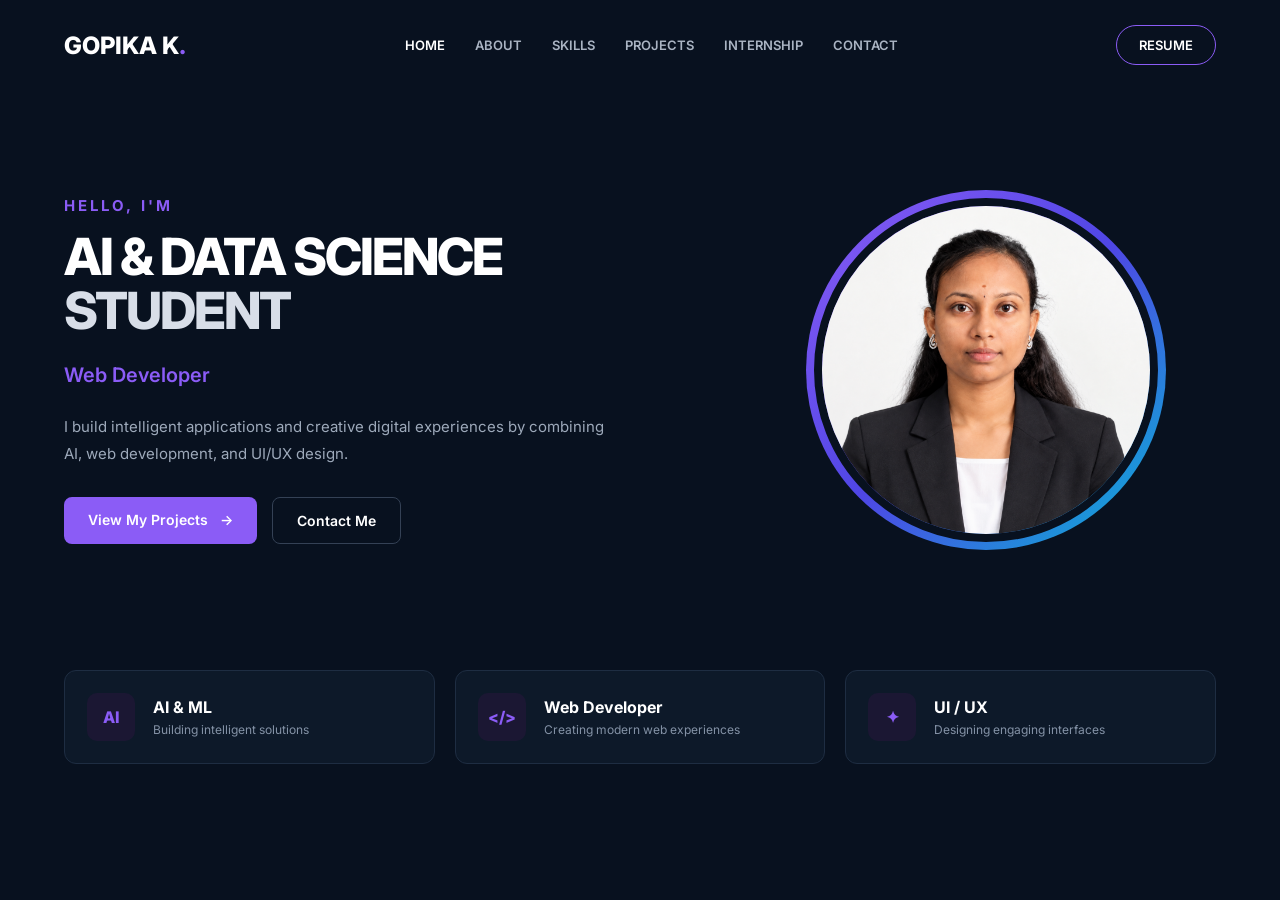
<file: index.html>
<!DOCTYPE html>
<html lang="en">
<head>
    <meta charset="UTF-8">
    <meta name="viewport" content="width=device-width, initial-scale=1.0">

    <title>Gopika K | Portfolio</title>

    <link rel="stylesheet" href="home.css">

    <!-- Google Font -->
    <link rel="preconnect" href="https://fonts.googleapis.com">
    <link rel="preconnect" href="https://fonts.gstatic.com" crossorigin>
    <link href="https://fonts.googleapis.com/css2?family=Inter:wght@400;500;600;700;800&display=swap" rel="stylesheet">
</head>

<body>

    <!-- ================= NAVBAR ================= -->

    <header>
        <nav class="navbar">

            <a href="home.html" class="logo">
                GOPIKA K<span>.</span>
            </a>

            <div class="nav-links">
                <a href="home.html" class="active">HOME</a>
                <a href="about.html">ABOUT</a>
                <a href="skills.html">SKILLS</a>
                <a href="projects.html">PROJECTS</a>
                <a href="internship.html">INTERNSHIP</a>
                <a href="contact.html">CONTACT</a>
            </div>

            <a href="gopi.pdf" class="resume-btn">
                RESUME
            </a>

        </nav>
    </header>


    <!-- ================= HOME / HERO ================= -->

    <main>

        <section class="hero">

            <!-- LEFT CONTENT -->

            <div class="hero-content">

                <p class="hello">
                    HELLO, I'M
                </p>

                <h1>
                    AI & DATA SCIENCE
                    <span>STUDENT</span>
                </h1>

                <!-- Animated Role -->

                <div class="roles">
                    <span id="role">Web Developer</span>
                </div>

                <p class="description">
                    I build intelligent applications and creative digital
                    experiences by combining AI, web development,
                    and UI/UX design.
                </p>


                <!-- Buttons -->

                <div class="hero-buttons">

                    <a href="projects.html" class="primary-btn">
                        View My Projects
                        <span>→</span>
                    </a>

                    <a href="contact.html" class="secondary-btn">
                        Contact Me
                    </a>

                </div>

            </div>


            <!-- ================= RIGHT PROFILE ================= -->

            <div class="hero-image">

                <div class="image-circle">

                    <!-- Replace profile.jpg with your photo -->

                    <img
                        src="gk pic 2.png"
                        alt="Profile Photo"
                    >

                </div>


                <!-- Floating AI Card -->

                <!--<div class="floating-card card-one">

                    <span>AI</span>

                    <p>
                        Machine Learning
                    </p>

                </div>-->


                <!-- Floating Frontend Card -->

                <!--<div class="floating-card card-two">

                    <span>&lt;/&gt;</span>

                    <p>
                        Web 
                    </p>

                </div>-->


                <!-- Floating UI/UX Card -->

                <!--<div class="floating-card card-three">

                    <span>✦</span>

                    <p>
                        UI / UX
                    </p>

                </div>-->

            </div>

        </section>


        <!-- ================= HIGHLIGHTS ================= -->

        <section class="highlights">


            <!-- AI -->

            <div class="highlight-card">

                <div class="icon">
                    AI
                </div>

                <div>
                    <h3>
                        AI & ML
                    </h3>

                    <p>
                        Building intelligent solutions
                    </p>
                </div>

            </div>


            <!-- FRONTEND -->

            <div class="highlight-card">

                <div class="icon">
                    &lt;/&gt;
                </div>

                <div>
                    <h3>
                        Web Developer
                    </h3>

                    <p>
                        Creating modern web experiences
                    </p>
                </div>

            </div>


            <!-- UI UX -->

            <div class="highlight-card">

                <div class="icon">
                    ✦
                </div>

                <div>
                    <h3>
                        UI / UX
                    </h3>

                    <p>
                        Designing engaging interfaces
                    </p>
                </div>

            </div>


        </section>

    </main>


    <!-- JavaScript -->

    <script src="home.js"></script>

</body>
</html>
</file>
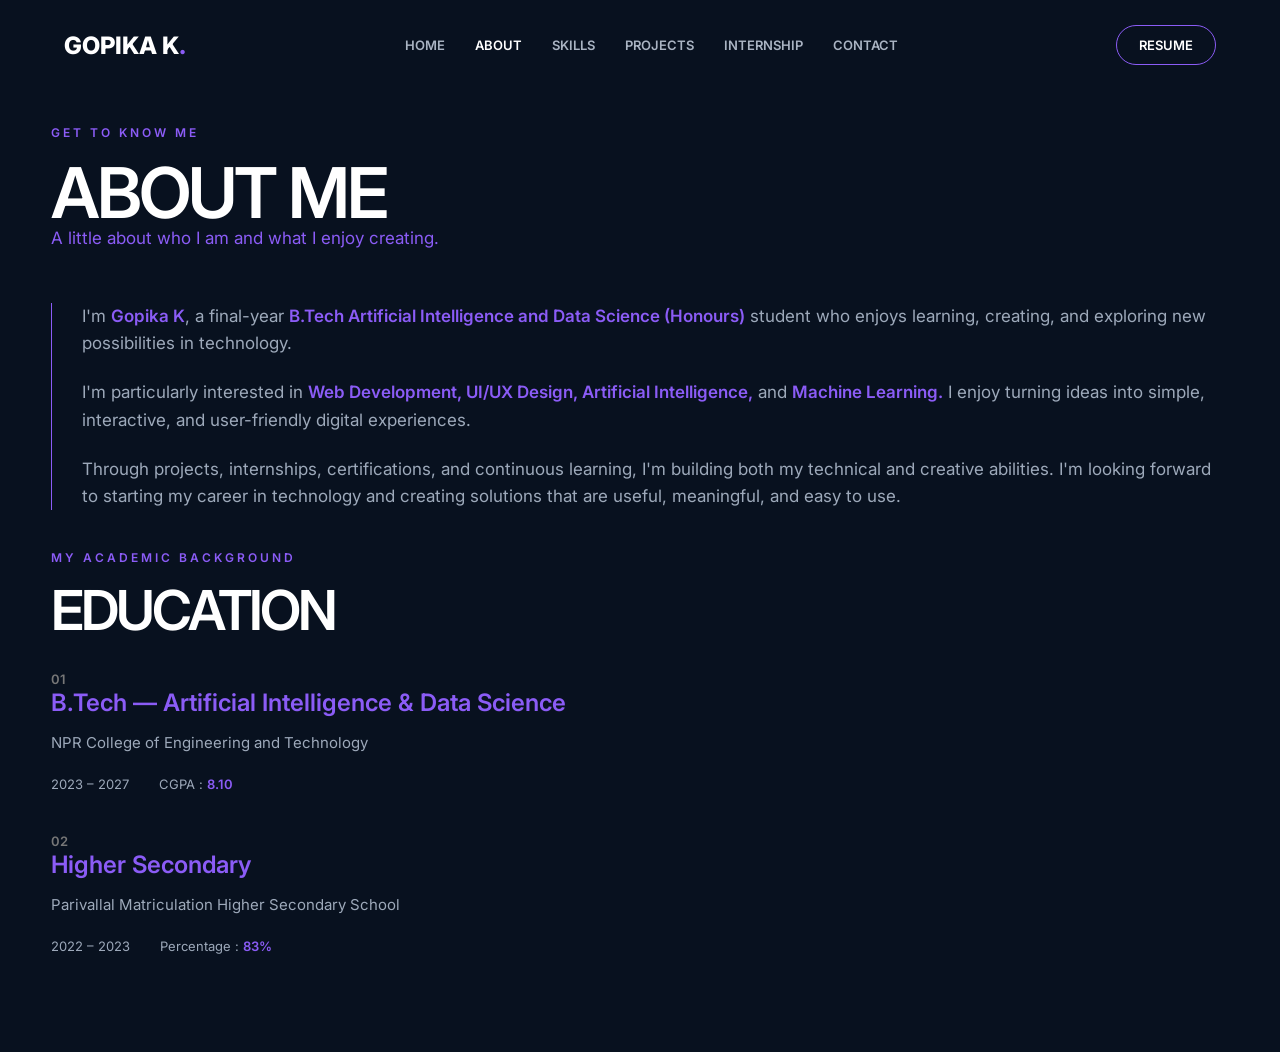
<file: about.html>
<!DOCTYPE html>
<html lang="en">
<head>
    <meta charset="UTF-8">
    <meta name="viewport" content="width=device-width, initial-scale=1.0">

    <title>About | Gopika K</title>

    <link rel="stylesheet" href="about.css">

    <!-- Google Font -->
    <link rel="preconnect" href="https://fonts.googleapis.com">
    <link rel="preconnect" href="https://fonts.gstatic.com" crossorigin>
    <link href="https://fonts.googleapis.com/css2?family=Inter:wght@400;500;600;700&display=swap" rel="stylesheet">
</head>

<body>

    <!-- ================= NAVBAR ================= -->

    <header class="navbar">

        <a href="home.html" class="logo">
            GOPIKA K<span>.</span>
        </a>

        <nav>
            <a href="home.html">HOME</a>
            <a href="about.html" class="active">ABOUT</a>
            <a href="skills.html">SKILLS</a>
            <a href="projects.html">PROJECTS</a>
            <a href="internship.html">INTERNSHIP</a>
            <a href="contact.html">CONTACT</a>
        </nav>

        <a href="gopi.pdf" class="resume-btn">
            RESUME
        </a>

    </header>


    <!-- ================= ABOUT PAGE ================= -->

    <main class="about-page">

        <!-- INTRODUCTION -->

        <section class="about-intro">

            <p class="section-label">
                GET TO KNOW ME
            </p>

            <h1>
                ABOUT ME
            </h1>

            <p class="section-subtitle">
                A little about who I am
                and what I enjoy creating.
            </p>


            <div class="about-description">

                <p>
                    I'm <strong>Gopika K</strong>, a final-year
                    <strong>B.Tech Artificial Intelligence and
                    Data Science (Honours)</strong> student who enjoys learning, creating, and exploring new possibilities in technology.
                </p>

                <p>
                    I'm particularly interested in <strong>Web Development,
                    UI/UX Design, Artificial Intelligence,</strong> and
                    <strong>Machine Learning.</strong> I enjoy turning ideas into simple, interactive, and user-friendly digital experiences.
                </p>

                <p>
                    Through projects, internships, certifications, and continuous learning, I'm building both my technical and creative abilities. I'm looking forward to starting my career in technology and creating solutions that are useful, meaningful, and easy to use.
                </p>

            </div>

        </section>


        <!-- ================= EDUCATION ================= -->

        <section class="education">

            <div class="education-heading">

                <p class="section-label">
                    MY ACADEMIC BACKGROUND
                </p>

                <h2>
                    EDUCATION
                </h2>

            </div>


            <!-- EDUCATION 01 -->

            <div class="education-item">

                <div class="education-number">
                    01
                </div>

                <div class="education-content">

                    <h3>
                        B.Tech — Artificial Intelligence
                        &amp; Data Science
                    </h3>

                    <p class="institution">
                        NPR College of Engineering
                        and Technology
                    </p>

                    <div class="education-details">

                        <span>
                            2023 – 2027
                        </span>

                        <span>
                            CGPA : <strong>8.10</strong>
                        </span>

                    </div>

                </div>

            </div>


            <!-- EDUCATION 02 -->

            <div class="education-item">

                <div class="education-number">
                    02
                </div>

                <div class="education-content">

                    <h3>
                        Higher Secondary
                    </h3>

                    <p class="institution">
                        Parivallal Matriculation
                        Higher Secondary School
                    </p>

                    <div class="education-details">

                        <span>
                            2022 – 2023
                        </span>

                        <span>
                            Percentage : <strong>83%</strong>
                        </span>

                    </div>

                </div>

            </div>

        </section>

    </main>

</body>
</html>
</file>
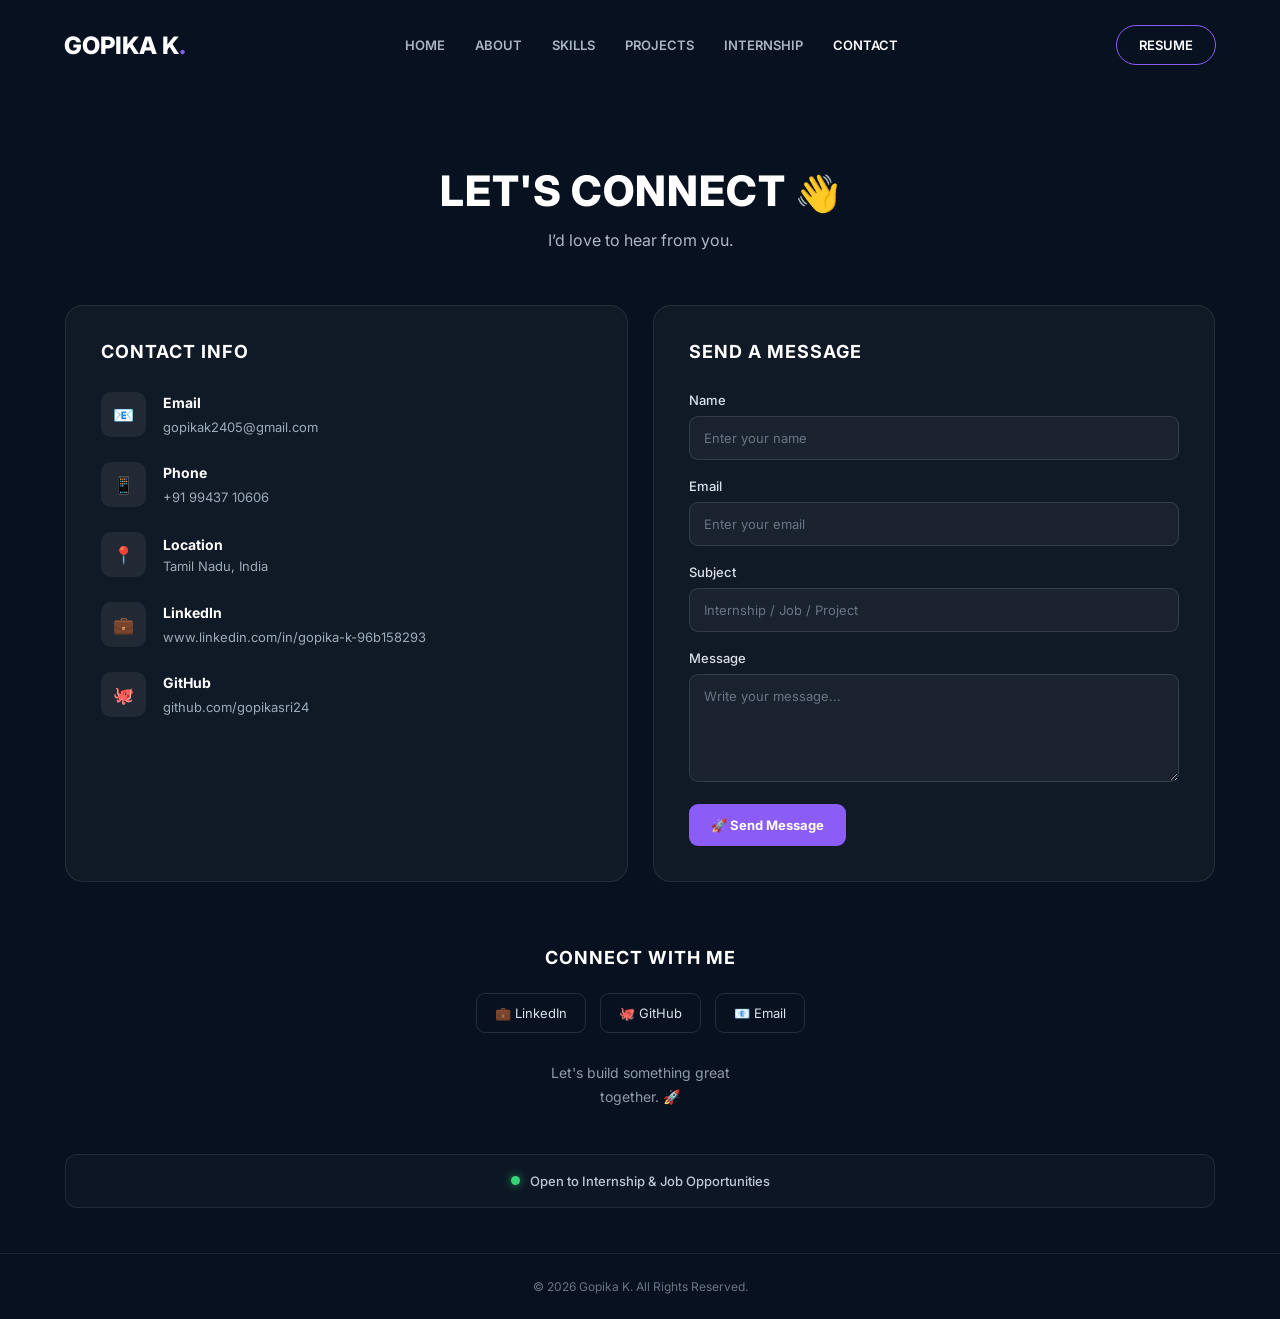
<file: contact.html>
<!DOCTYPE html>
<html lang="en">
<head>
    <meta charset="UTF-8">
    <meta name="viewport" content="width=device-width, initial-scale=1.0">

    <title>Gopika K | Contact</title>

    <link rel="stylesheet" href="contact.css">

    <!-- Google Font -->
    <link rel="preconnect" href="https://fonts.googleapis.com">
    <link rel="preconnect" href="https://fonts.gstatic.com" crossorigin>

    <link
        href="https://fonts.googleapis.com/css2?family=Inter:wght@400;500;600;700;800&display=swap"
        rel="stylesheet"
    >
</head>

<body>


    <!-- ================= NAVBAR ================= -->

    <header>

        <nav class="navbar">

            <!-- Logo -->

            <a href="home.html" class="logo">
                GOPIKA K<span>.</span>
            </a>


            <!-- Navigation Links -->

            <div class="nav-links">

                <a href="home.html">HOME</a>
                <a href="about.html">ABOUT</a>
                <a href="skills.html">SKILLS</a>
                <a href="projects.html">PROJECTS</a>
                <a href="internship.html">INTERNSHIP</a>
                <a href="contact.html" class="active">CONTACT</a>

            </div>


            <!-- Resume -->

            <a href="gopi.pdf" class="resume-btn">
                RESUME
            </a>

        </nav>

    </header>



    <!-- ================= CONTACT PAGE ================= -->

    <main class="contact-page">
    <!-- ================= HERO SECTION ================= -->

        <section class="contact-hero">

            <h1>
                LET'S CONNECT <span>👋</span>
            </h1>

            <p>
                I’d love to hear from you.
            </p>

        </section>



        <!-- ================= CONTACT CONTAINER ================= -->

        <section class="contact-container">


            <!-- ================= CONTACT INFO ================= -->

            <div class="contact-info">

                <h2>CONTACT INFO</h2>


                <!-- EMAIL -->

                <div class="info-item">

                    <div class="info-icon">
                        📧
                    </div>

                    <div>

                        <h3>Email</h3>

                        <a href="mailto:gopikak2405@gmail.com">
                            gopikak2405@gmail.com
                        </a>

                    </div>

                </div>

                <!-- PHONE -->

                <div class="info-item">

                    <div class="info-icon">
                        📱
                    </div>

                    <div>

                        <h3>Phone</h3>

                        <a href="tel:+919943710606">
                            +91 99437 10606
                        </a>

                    </div>

                </div>

                <!-- LOCATION -->

                <div class="info-item">

                    <div class="info-icon">
                        📍
                    </div>

                    <div>

                        <h3>Location</h3>
                        <p>
                            Tamil Nadu, India
                        </p>

                    </div>

                </div>

                <!-- LINKEDIN -->

                <div class="info-item">

                    <div class="info-icon">
                        💼
                    </div>

                    <div>

                        <h3>LinkedIn</h3>

                        <a
                            href="https://www.linkedin.com/in/gopika-k-96b158293"
                            target="_blank"
                            rel="noopener noreferrer"
                        >
                            www.linkedin.com/in/gopika-k-96b158293
                        </a>

                    </div>

                </div>

                <!-- GITHUB -->

                <div class="info-item">

                    <div class="info-icon">
                        🐙
                    </div>

                    <div>

                        <h3>GitHub</h3>

                        <a
                            href="https://github.com/gopikasri24"
                            target="_blank"
                            rel="noopener noreferrer"
                        >
                           github.com/gopikasri24
                        </a>

                    </div>

                </div>

            </div>

            <!-- ================= SEND MESSAGE ================= -->

            <div class="contact-form">

                <h2>SEND A MESSAGE</h2>
                <!--
                    FormSubmit sends the submitted form
                    directly to your email.
                -->

                <form
                    action="https://formsubmit.co/gopikak2405@gmail.com"
                    method="POST"
                >
                    <!-- FormSubmit Settings -->

                    <input
                        type="hidden"
                        name="_subject"
                        value="New Contact Message - Gopika Portfolio"
                    >

                    <input
                        type="hidden"
                        name="_template"
                        value="table"
                    >
                    <!-- NAME -->

                    <div class="form-group">

                        <label for="name">
                            Name
                        </label>

                        <input
                            type="text"
                            id="name"
                            name="name"
                            placeholder="Enter your name"
                            autocomplete="name"
                            required
                        >

                    </div>

                    <!-- EMAIL -->

                    <div class="form-group">

                        <label for="email">
                            Email
                        </label>

                        <input
                            type="email"
                            id="email"
                            name="email"
                            placeholder="Enter your email"
                            autocomplete="email"
                            required
                        >

                    </div>

                    <!-- SUBJECT -->

                    <div class="form-group">

                        <label for="subject">
                            Subject
                        </label>

                        <input
                            type="text"
                            id="subject"
                            name="subject"
                            placeholder="Internship / Job / Project"
                            required
                        >

                    </div>

                    <!-- MESSAGE -->

                    <div class="form-group">

                        <label for="message">
                            Message
                        </label>

                        <textarea
                            id="message"
                            name="message"
                            rows="5"
                            placeholder="Write your message..."
                            required
                        ></textarea>

                    </div>

                    <!-- SEND BUTTON -->

                    <button
                        type="submit"
                        class="send-btn"
                    >
                        🚀 Send Message
                    </button>
                </form>
            </div>
        </section>

        <!-- ================= CONNECT WITH ME ================= -->

        <section class="connect-section">

            <h2>CONNECT WITH ME</h2>
            <div class="social-links">

                <!-- LINKEDIN -->
                <a
                    href="https://www.linkedin.com/in/gopika-k-96b158293"
                    target="_blank"
                    rel="noopener noreferrer"
                    class="social-btn"
                >
                    💼 LinkedIn
                </a>
                <!-- GITHUB -->
                <a
                    href="https://github.com/gopikasri24"
                    target="_blank"
                    rel="noopener noreferrer"
                    class="social-btn"
                >
                    🐙 GitHub
                </a>
                <!-- EMAIL -->
                <a
                    href="mailto:gopikak2405@gmail.com"
                    class="social-btn"
                >
                    📧 Email
                </a>
            </div>
            <!-- Closing Message -->

            <p class="closing-text">
                Let's build something great<br>
                together. 🚀
            </p>

        </section>
        <!-- ================= AVAILABILITY ================= -->

        <section class="availability">

            <span class="status-dot"></span>

            <p>
                Open to Internship &amp; Job Opportunities
            </p>

        </section>

    </main>
    <!-- ================= FOOTER ================= -->

    <footer>

        <p>
            © 2026 Gopika K. All Rights Reserved.
        </p>

    </footer>
</body>
</html>
</file>
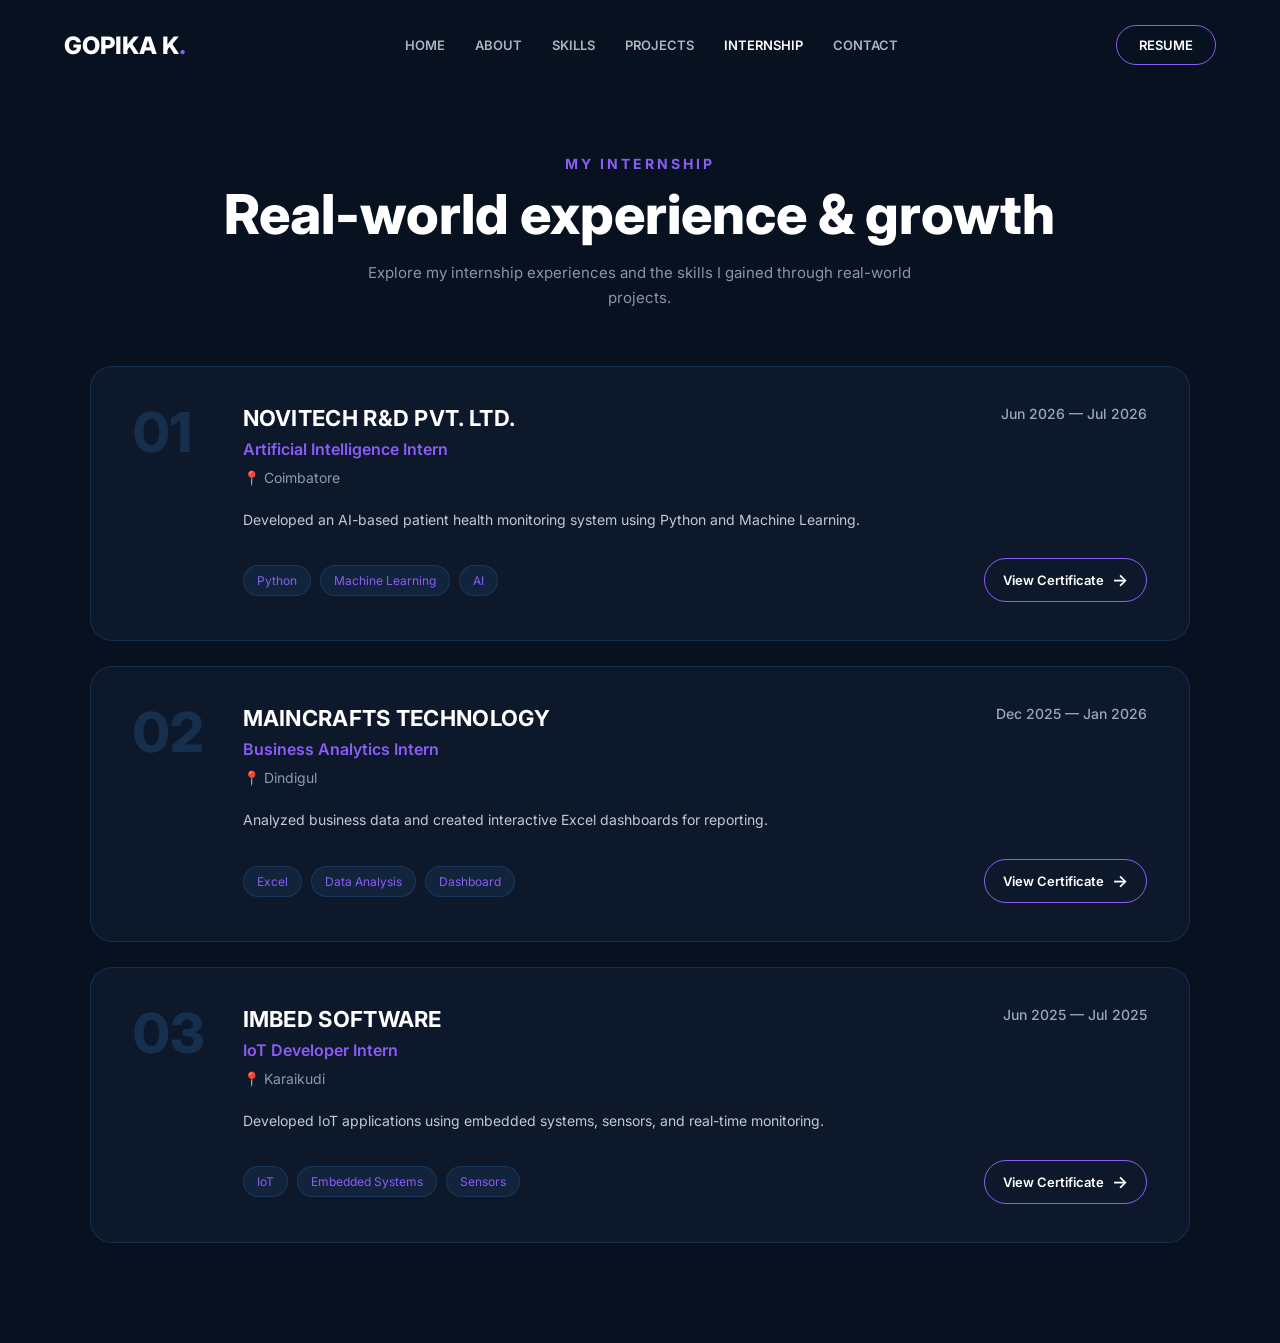
<file: internship.html>
<!DOCTYPE html>
<html lang="en">
<head>
    <meta charset="UTF-8">
    <meta name="viewport" content="width=device-width, initial-scale=1.0">

    <title>Gopika K | Portfolio</title>

    <link rel="stylesheet" href="internship.css">

    <!-- Google Font -->
    <link rel="preconnect" href="https://fonts.googleapis.com">
    <link rel="preconnect" href="https://fonts.gstatic.com" crossorigin>
    <link href="https://fonts.googleapis.com/css2?family=Inter:wght@400;500;600;700;800&display=swap" rel="stylesheet">
</head>

<body>

    <!-- ================= NAVBAR ================= -->

    <header>
        <nav class="navbar">

            <a href="home.html" class="logo">
                GOPIKA K<span>.</span>
            </a>

            <div class="nav-links">
                <a href="home.html">HOME</a>
                <a href="about.html">ABOUT</a>
                <a href="skills.html">SKILLS</a>
                <a href="projects.html">PROJECTS</a>
                <a href="internship.html" class="active">INTERNSHIP</a>
                <a href="contact.html">CONTACT</a>
            </div>

            <a href="gopi.pdf" class="resume-btn">
                RESUME
            </a>

        </nav>
    </header>
    <!-- Internship Section -->
    <main class="internship-section">

        <div class="section-heading">
            <p class="small-title">MY INTERNSHIP</p>

            <h1>
                Real-world experience & growth
            </h1>

            <p class="intro">
                Explore my internship experiences and the skills I gained
                through real-world projects.
            </p>
        </div>


        <!-- Internship 01 -->
        <div class="internship-card">

            <div class="number">01</div>

            <div class="internship-content">

                <div class="top-row">
                    <div>
                        <h2>NOVITECH R&D PVT. LTD.</h2>
                        <p class="role">Artificial Intelligence Intern</p>
                    </div>

                    <div class="date">
                        Jun 2026 — Jul 2026
                    </div>
                    
                </div>

                <p class="location">📍 Coimbatore</p>

                <p class="description">
                    Developed an AI-based patient health monitoring system
                    using Python and Machine Learning.
                </p>

                <div class="bottom-row">

                    <div class="tags">
                        <span>Python</span>
                        <span>Machine Learning</span>
                        <span>AI</span>
                    </div>

                    <a href="novitech.jpeg" class="certificate-btn">
                        View Certificate <span>→</span>
                    </a>

                </div>

            </div>

        </div>


        <!-- Internship 02 -->
        <div class="internship-card">

            <div class="number">02</div>

            <div class="internship-content">

                <div class="top-row">
                    <div>
                        <h2>MAINCRAFTS TECHNOLOGY</h2>
                        <p class="role">Business Analytics Intern</p>
                    </div>

                    <div class="date">
                        Dec 2025 — Jan 2026
                    </div>
                </div>

                <p class="location">📍 Dindigul</p>

                <p class="description">
                    Analyzed business data and created interactive Excel
                    dashboards for reporting.
                </p>

                <div class="bottom-row">

                    <div class="tags">
                        <span>Excel</span>
                        <span>Data Analysis</span>
                        <span>Dashboard</span>
                    </div>

                    <a href="maincrafts.jpeg" class="certificate-btn">
                        View Certificate <span>→</span>
                    </a>

                </div>

            </div>

        </div>


        <!-- Internship 03 -->
        <div class="internship-card">

            <div class="number">03</div>

            <div class="internship-content">

                <div class="top-row">
                    <div>
                        <h2>IMBED SOFTWARE</h2>
                        <p class="role">IoT Developer Intern</p>
                    </div>

                    <div class="date">
                        Jun 2025 — Jul 2025
                    </div>
                </div>

                <p class="location">📍 Karaikudi</p>

                <p class="description">
                    Developed IoT applications using embedded systems,
                    sensors, and real-time monitoring.
                </p>

                <div class="bottom-row">

                    <div class="tags">
                        <span>IoT</span>
                        <span>Embedded Systems</span>
                        <span>Sensors</span>
                    </div>

                    <a href="imbed software.jpeg" class="certificate-btn">
                        View Certificate <span>→</span>
                    </a>

                </div>

            </div>

        </div>

    </main>

</body>
</html>
</file>
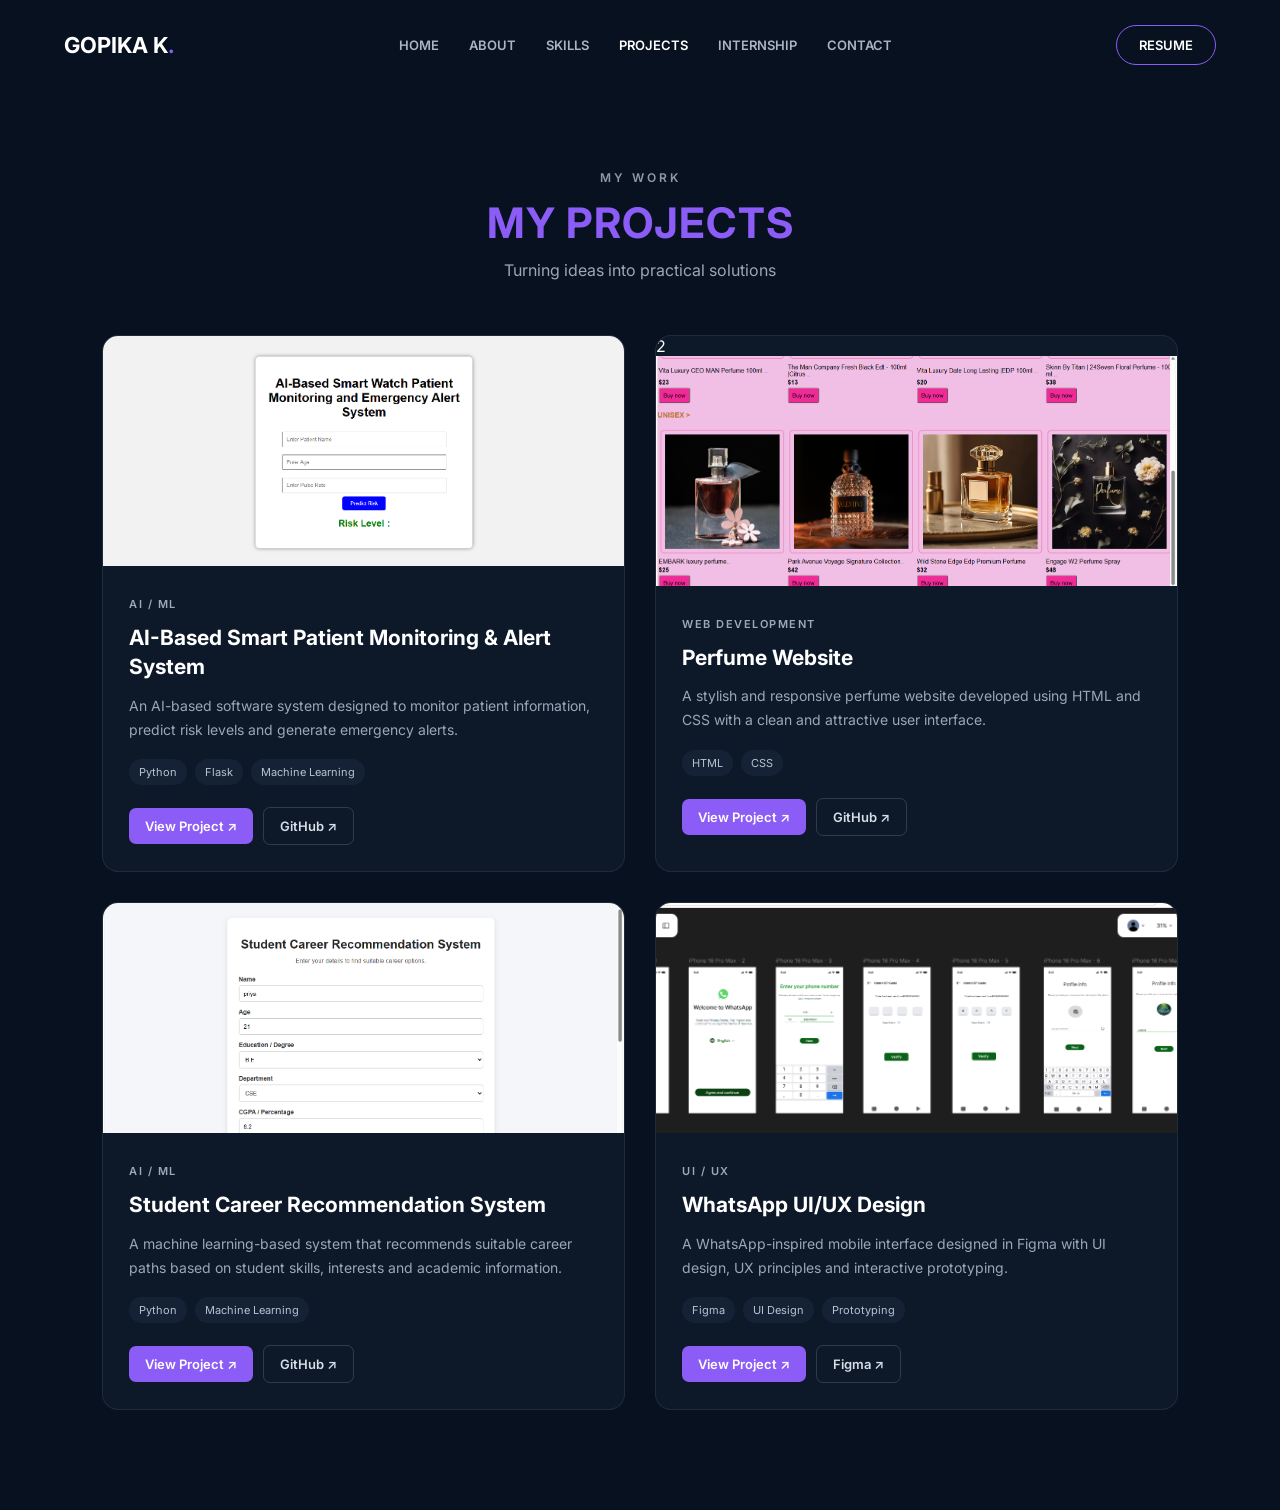
<file: projects.html>
<!DOCTYPE html>
<html lang="en">
<head>
    <meta charset="UTF-8">
    <meta name="viewport" content="width=device-width, initial-scale=1.0">

    <title>Gopika K | Portfolio</title>

    <link rel="stylesheet" href="projects.css">

    <!-- Google Font -->
    <link rel="preconnect" href="https://fonts.googleapis.com">
    <link rel="preconnect" href="https://fonts.gstatic.com" crossorigin>
    <link href="https://fonts.googleapis.com/css2?family=Inter:wght@400;500;600;700;800&display=swap" rel="stylesheet">
</head>

<body>

    <!-- ================= NAVBAR ================= -->

    <header>
        <nav class="navbar">

            <a href="home.html" class="logo">
                GOPIKA K<span>.</span>
            </a>

            <div class="nav-links">
                <a href="home.html">HOME</a>
                <a href="about.html">ABOUT</a>
                <a href="skills.html">SKILLS</a>
                <a href="projects.html" class="active">PROJECTS</a>
                <a href="internship.html">INTERNSHIP</a>
                <a href="contact.html">CONTACT</a>
            </div>

            <a href="gopi.pdf" class="resume-btn">
                RESUME
            </a>

        </nav>
    </header>
     
      <!-- =========================
         PROJECT SECTION
      ========================== -->

    <main class="projects-section">

        <div class="section-heading">

            <p class="small-title">MY WORK</p>

            <h1>MY PROJECTS</h1>

            <p class="subtitle">
                Turning ideas into practical solutions
            </p>

        </div>


        <!-- =========================
             PROJECT GRID
        ========================== -->

        <div class="project-grid">


            <!-- PROJECT 01 -->

            <div class="project-card">

                <div class="project-image">

                    <img src="AI based smart.png"
                         alt="AI-Based Smart Patient Monitoring and Alert System">

                </div>


                <div class="project-content">

                    <span class="category">
                        AI / ML
                    </span>

                    <h2>
                        AI-Based Smart Patient
                        Monitoring & Alert System
                    </h2>

                    <p>
                        An AI-based software system designed to monitor
                        patient information, predict risk levels and
                        generate emergency alerts.
                    </p>


                    <div class="technologies">

                        <span>Python</span>
                        <span>Flask</span>
                        <span>Machine Learning</span>

                    </div>


                    <div class="project-buttons">

                        <!-- LIVE PROJECT -->

                        <a href="http://127.0.0.1:5000/"
                           target="_blank"
                           rel="noopener noreferrer"
                           class="view-btn">

                            View Project ↗

                        </a>


                        <!-- GITHUB -->

                        <a href="https://github.com/gopikasri24/AI-Based-Smart-Patient-Monitoring-Emergency-Alert-System"
                           target="_blank"
                           rel="noopener noreferrer"
                           class="github-btn">

                            GitHub ↗

                        </a>

                    </div>

                </div>

            </div>



            <!-- PROJECT 02 -->

            <div class="project-card">2

                <div class="project-image">

                    <img src="perfume.png"
                         alt="Perfume Website">

                </div>


                <div class="project-content">

                    <span class="category">
                        WEB DEVELOPMENT
                    </span>

                    <h2>
                        Perfume Website
                    </h2>

                    <p>
                        A stylish and responsive perfume website
                        developed using HTML and CSS with a clean
                        and attractive user interface.
                    </p>


                    <div class="technologies">

                        <span>HTML</span>
                        <span>CSS</span>

                    </div>


                    <div class="project-buttons">

                        <!-- LIVE WEBSITE -->

                        <a href="YOUR_PERFUME_LIVE_URL"
                           target="_blank"
                           rel="noopener noreferrer"
                           class="view-btn">

                            View Project ↗

                        </a>


                        <!-- GITHUB -->

                        <a href="https://github.com/gopikasri24/Perfume-E-Commerce-Website"
                           target="_blank"
                           rel="noopener noreferrer"
                           class="github-btn">

                            GitHub ↗

                        </a>

                    </div>

                </div>

            </div>



            <!-- PROJECT 03 -->

            <div class="project-card">

                <div class="project-image">

                    <img src="career RS.png"
                         alt="Student Career Recommendation System">

                </div>


                <div class="project-content">

                    <span class="category">
                        AI / ML
                    </span>

                    <h2>
                        Student Career
                        Recommendation System
                    </h2>

                    <p>
                        A machine learning-based system that recommends
                        suitable career paths based on student skills,
                        interests and academic information.
                    </p>


                    <div class="technologies">

                        <span>Python</span>
                        <span>Machine Learning</span>

                    </div>


                    <div class="project-buttons">

                        <!-- LIVE PROJECT -->

                        <a href="YOUR_CAREER_PROJECT_URL"
                           target="_blank"
                           rel="noopener noreferrer"
                           class="view-btn">

                            View Project ↗

                        </a>


                        <!-- GITHUB -->

                        <a href="https://github.com/gopikasri24/Student-Career-Recommendation-System"
                           target="_blank"
                           rel="noopener noreferrer"
                           class="github-btn">

                            GitHub ↗

                        </a>

                    </div>

                </div>

            </div>



            <!-- PROJECT 04 -->

            <div class="project-card">

                <div class="project-image">

                    <img src="whatsapp uiux.png"
                         alt="WhatsApp UI UX Design">

                </div>


                <div class="project-content">

                    <span class="category">
                        UI / UX
                    </span>

                    <h2>
                        WhatsApp UI/UX Design
                    </h2>

                    <p>
                        A WhatsApp-inspired mobile interface designed
                        in Figma with UI design, UX principles and
                        interactive prototyping.
                    </p>


                    <div class="technologies">

                        <span>Figma</span>
                        <span>UI Design</span>
                        <span>Prototyping</span>

                    </div>


                    <div class="project-buttons">

                        <!-- FIGMA / LIVE PROTOTYPE -->

                        <a href="https://www.figma.com/proto/A8bTC6li68L5AKl0HSWROI/whatsapp-ui?t=tInvgZAeVtsmqNeU-1"
                           target="_blank"
                           rel="noopener noreferrer"
                           class="view-btn">

                            View Project ↗

                        </a>


                        <!-- FIGMA DESIGN -->

                        <a href="https://www.figma.com/design/A8bTC6li68L5AKl0HSWROI/whatsapp-ui?node-id=0-1&t=3YkRAdsHM9WAA7ZO-1"
                            target="_blank"
                            rel="noopener noreferrer"
                            class="github-btn">

                            Figma ↗

                        </a>

                    </div>

                </div>

            </div>


        </div>

    </main>

</body>
</html>
</file>
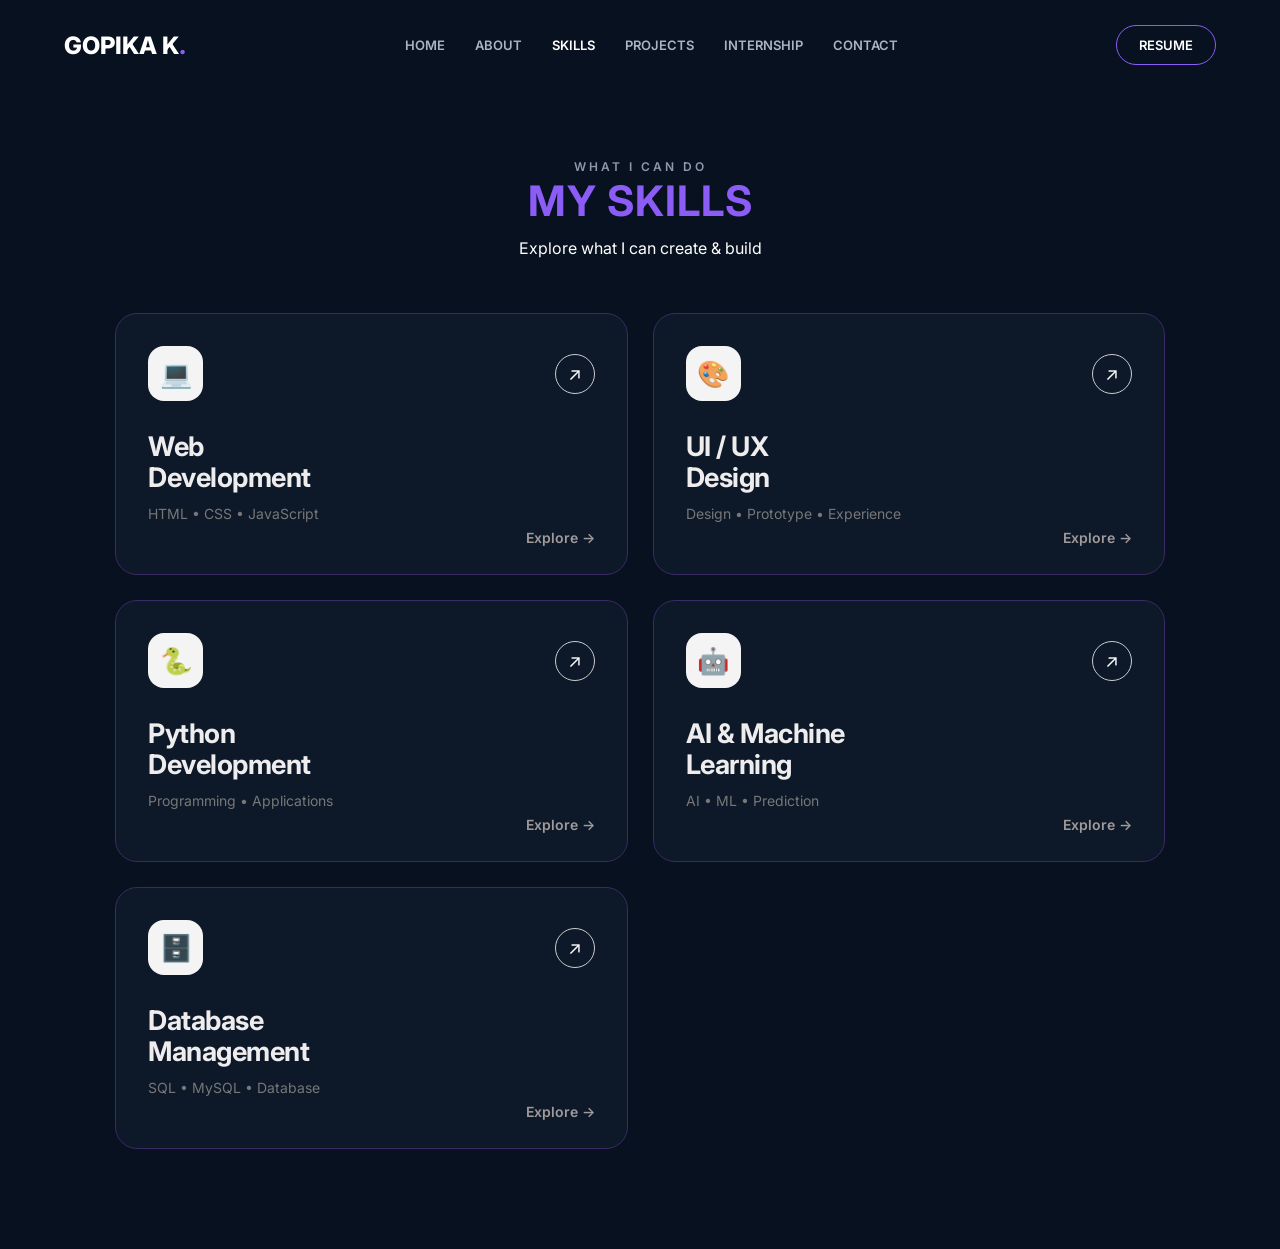
<file: skills.html>
<!DOCTYPE html>
<html lang="en">
<head>
    <meta charset="UTF-8">
    <meta name="viewport" content="width=device-width, initial-scale=1.0">

    <title>Gopika K | Portfolio</title>

    <link rel="stylesheet" href="skills.css">

    <!-- Google Font -->
    <link rel="preconnect" href="https://fonts.googleapis.com">
    <link rel="preconnect" href="https://fonts.gstatic.com" crossorigin>
    <link href="https://fonts.googleapis.com/css2?family=Inter:wght@400;500;600;700;800&display=swap" rel="stylesheet">
</head>

<body>

    <!-- ================= NAVBAR ================= -->

    <header>
        <nav class="navbar">

            <a href="home.html" class="logo">
                GOPIKA K<span>.</span>
            </a>

            <div class="nav-links">
                <a href="home.html">HOME</a>
                <a href="about.html">ABOUT</a>
                <a href="skills.html"  class="active">SKILLS</a>
                <a href="projects.html">PROJECTS</a>
                <a href="internship.html">INTERNSHIP</a>
                <a href="contact.html">CONTACT</a>
            </div>

            <a href="gopi.pdf" class="resume-btn">
                RESUME
            </a>

        </nav>
    </header>

<section class="skills-section">

    <!-- Heading -->
    <div class="skills-heading">
        <span>WHAT I CAN DO</span>

        <h1>MY SKILLS</h1>

        <p>Explore what I can create & build</p>
    </div>


    <!-- Skills Container -->
    <div class="skills-container">


        <!-- ================= FRONTEND ================= -->

        <details class="skill-card">

            <summary>

                <div class="skill-top">
                    <div class="skill-icon">💻</div>

                    <span class="arrow">↗</span>
                </div>

                <h2>Web<br>Development</h2>

                <p>
                    HTML • CSS • JavaScript
                </p>

                <span class="explore">
                    Explore →
                </span>

            </summary>


            <div class="skill-details">

                <div class="detail-grid">

                    <div class="detail-box">
                        <span>🧱</span>
                        <h3>Structure</h3>

                        <p>HTML5</p>
                        <p>Semantic HTML</p>
                        <p>Page Structure</p>
                        <p>Responsive Layout</p>
                    </div>


                    <div class="detail-box">
                        <span>🎨</span>
                        <h3>Styling</h3>

                        <p>CSS3</p>
                        <p>Flexbox</p>
                        <p>CSS Grid</p>
                        <p>Animations</p>
                    </div>


                    <div class="detail-box">
                        <span>⚡</span>
                        <h3>Interaction</h3>

                        <p>JavaScript</p>
                        <p>DOM</p>
                        <p>Events</p>
                        <p>Form Validation</p>
                    </div>

                </div>


                <div class="tools-section">

                    <h3>Tools I Use</h3>

                    <div class="tools">
                        <span>VS Code</span>
                        <span>GitHub</span>
                        <span>Chrome DevTools</span>
                    </div>

                </div>

            </div>

        </details>



        <!-- ================= UI UX ================= -->

        <details class="skill-card">

            <summary>

                <div class="skill-top">
                    <div class="skill-icon">🎨</div>

                    <span class="arrow">↗</span>
                </div>

                <h2>UI / UX<br>Design</h2>

                <p>
                    Design • Prototype • Experience
                </p>

                <span class="explore">
                    Explore →
                </span>

            </summary>


            <div class="skill-details">

                <div class="detail-grid">

                    <div class="detail-box">
                        <span>🎨</span>

                        <h3>Designing</h3>

                        <p>User Interface</p>
                        <p>Visual Design</p>
                        <p>Layout Design</p>
                        <p>Wireframing</p>
                    </div>


                    <div class="detail-box">
                        <span>🔗</span>

                        <h3>Prototyping</h3>

                        <p>Interactive Prototypes</p>
                        <p>User Flow</p>
                        <p>Navigation Flow</p>
                        <p>Clickable Prototypes</p>
                    </div>


                    <div class="detail-box">
                        <span>🔍</span>

                        <h3>User Experience</h3>

                        <p>User Research</p>
                        <p>User Journey</p>
                        <p>Usability</p>
                        <p>User-Centered Design</p>
                    </div>

                </div>


                <div class="tools-section">

                    <h3>Tools I Use</h3>

                    <div class="tools">

                        <span>Figma</span>
                        <span>Adobe XD</span>
                        <span>Pixso</span>
                        <span>Canva</span>

                    </div>

                </div>

            </div>

        </details>



        <!-- ================= PYTHON ================= -->

        <details class="skill-card">

            <summary>

                <div class="skill-top">

                    <div class="skill-icon">🐍</div>

                    <span class="arrow">↗</span>

                </div>

                <h2>Python<br>Development</h2>

                <p>
                    Programming • Applications
                </p>

                <span class="explore">
                    Explore →
                </span>

            </summary>


            <div class="skill-details">

                <div class="detail-grid">

                    <div class="detail-box">

                        <span>🐍</span>

                        <h3>Programming</h3>

                        <p>Python Basics</p>
                        <p>Functions</p>
                        <p>OOP</p>
                        <p>File Handling</p>

                    </div>


                    <div class="detail-box">

                        <span>⚙️</span>

                        <h3>Applications</h3>

                        <p>Flask</p>
                        <p>Web Applications</p>
                        <p>API Integration</p>
                        <p>Automation</p>

                    </div>


                    <!--<div class="detail-box">

                        <span>🧩</span>

                        <h3>Problem Solving</h3>

                        <p>Logic Building</p>
                        <p>Algorithms</p>
                        <p>Debugging</p>
                        <p>Problem Solving</p>

                    </div>-->

                </div>


                <div class="tools-section">

                    <h3>Tools I Use</h3>

                    <div class="tools">

                        <span>Python</span>
                        <span>VS Code</span>
                        <span>Jupyter</span>
                        <span>Flask</span>

                    </div>

                </div>

            </div>

        </details>



        <!-- ================= AI ================= -->

        <details class="skill-card">

            <summary>

                <div class="skill-top">

                    <div class="skill-icon">🤖</div>

                    <span class="arrow">↗</span>

                </div>

                <h2>AI & Machine<br>Learning</h2>

                <p>
                    AI • ML • Prediction
                </p>

                <span class="explore">
                    Explore →
                </span>

            </summary>


            <div class="skill-details">

                <div class="detail-grid">

                    <div class="detail-box">

                        <span>🤖</span>

                        <h3>Artificial Intelligence</h3>

                        <p>AI Concepts</p>
                        <p>AI Applications</p>
                        <p>Intelligent Systems</p>

                    </div>


                    <div class="detail-box">

                        <span>🧠</span>

                        <h3>Machine Learning</h3>

                        <p>Classification</p>
                        <p>Regression</p>
                        <p>Prediction</p>
                        <p>Model Evaluation</p>

                    </div>


                    <div class="detail-box">

                        <span>📊</span>

                        <h3>Data Preparation</h3>

                        <p>Data Cleaning</p>
                        <p>Preprocessing</p>
                        <p>Feature Selection</p>
                        <p>Visualization</p>

                    </div>

                </div>


                <div class="tools-section">

                    <h3>Tools I Use</h3>

                    <div class="tools">

                        <span>Python</span>
                        <span>Scikit-learn</span>
                        <span>Pandas</span>
                        <span>NumPy</span>

                    </div>

                </div>

            </div>

        </details>

        <!-- ================= DATABASE ================= -->

        <details class="skill-card">

            <summary>

                <div class="skill-top">

                    <div class="skill-icon">🗄️</div>

                    <span class="arrow">↗</span>

                </div>

                <h2>Database<br>Management</h2>

                <p>
                    SQL • MySQL • Database
                </p>

                <span class="explore">
                    Explore →
                </span>

            </summary>


            <div class="skill-details">

                <div class="detail-grid">

                    <div class="detail-box">

                        <span>🗄️</span>

                        <h3>SQL Basics</h3>

                        <p>SELECT</p>
                        <p>INSERT</p>
                        <p>UPDATE</p>
                        <p>DELETE</p>

                    </div>


                    <div class="detail-box">

                        <span>🔗</span>

                        <h3>Database Design</h3>

                        <p>Tables</p>
                        <p>Relationships</p>
                        <p>Primary Key</p>
                        <p>Foreign Key</p>

                    </div>


                    <div class="detail-box">

                        <span>🔍</span>

                        <h3>Querying</h3>

                        <p>Joins</p>
                        <p>Subqueries</p>
                        <p>Aggregate Functions</p>
                        <p>GROUP BY</p>

                    </div>

                </div>


                <div class="tools-section">

                    <h3>Tools I Use</h3>

                    <div class="tools">

                        <span>MySQL</span>
                        <span>MySQL Workbench</span>

                    </div>

                </div>

            </div>

        </details>

    </div>

</section>

</body>
</html>
</file>
<file: home.css>
/* =========================
   RESET
========================= */

* {
    margin: 0;
    padding: 0;
    box-sizing: border-box;
}

html {
    scroll-behavior: smooth;
}

body {
    font-family: "Inter", sans-serif;
    background: #08111f;
    color: white;
    min-height: 100vh;
}


/* =========================
   NAVBAR
========================= */

header {
    width: 100%;
}

.navbar {
    width: 90%;
    max-width: 1250px;
    height: 90px;

    margin: auto;

    display: flex;
    align-items: center;
    justify-content: space-between;
}


/* LOGO */

.logo {
    text-decoration: none;

    font-size: 24px;
    font-weight: 800;

    color: white;
}

.logo span {
    color: #8b5cf6;
}


/* NAV LINKS */

.nav-links {
    display: flex;
    gap: 30px;
}

.nav-links a {
    text-decoration: none;

    color: #aab4c3;

    font-size: 13px;
    font-weight: 600;

    transition: 0.3s;
}

.nav-links a:hover,
.nav-links .active {
    color: white;
}


/* RESUME BUTTON */

.resume-btn {
    text-decoration: none;

    padding: 11px 22px;

    border: 1px solid #8b5cf6;
    border-radius: 25px;

    color: white;

    font-size: 13px;
    font-weight: 600;

    transition: 0.3s;
}

.resume-btn:hover {
    background: #8b5cf6;

    transform: translateY(-2px);
}


/* =========================
   HERO SECTION
========================= */

.hero {
    width: 90%;
    max-width: 1250px;

    min-height: 560px;

    margin: auto;

    display: flex;

    align-items: center;
    justify-content: space-between;
}


/* =========================
   HERO CONTENT
========================= */

.hero-content {
    width: 55%;
}


/* HELLO */

.hello {
    color: #8b5cf6;

    font-size: 15px;
    font-weight: 700;

    letter-spacing: 3px;

    margin-bottom: 15px;
}


/* MAIN HEADING */

.hero-content h1 {
    font-size: clamp(35px, 4vw, 55px);

    line-height: 1.05;

    font-weight: 800;

    margin-bottom: 20px;

    letter-spacing: -2px;
}


/* SECOND LINE */

.hero-content h1 span {
    display: block;

    color: #d8dee8;
}


/* =========================
   ANIMATED ROLE
========================= */

.roles {
    height: 35px;

    font-size: 20px;

    color: #8b5cf6;

    font-weight: 600;

    display: flex;
    align-items: center;
}

#role {
    transition: opacity 0.3s ease;
}


/* =========================
   DESCRIPTION
========================= */

.description {
    max-width: 550px;

    color: #9da9ba;

    line-height: 1.8;

    font-size: 15px;

    margin: 20px 0 30px;
}


/* =========================
   BUTTONS
========================= */

.hero-buttons {
    display: flex;

    gap: 15px;
}


/* COMMON BUTTON */

.primary-btn,
.secondary-btn {
    text-decoration: none;

    padding: 14px 24px;

    border-radius: 8px;

    font-size: 14px;
    font-weight: 600;

    transition: 0.3s;
}


/* PRIMARY */

.primary-btn {
    background: #8b5cf6;

    color: white;
}

.primary-btn:hover {
    transform: translateY(-4px);

    box-shadow:
        0 10px 30px
        rgba(139, 92, 246, 0.3);
}

.primary-btn span {
    margin-left: 8px;
}


/* SECONDARY */

.secondary-btn {
    border: 1px solid #344155;

    color: white;
}

.secondary-btn:hover {
    border-color: #8b5cf6;

    transform: translateY(-4px);
}


/* =========================
   PROFILE IMAGE
========================= */

.hero-image {
    width: 40%;

    position: relative;

    display: flex;

    align-items: center;
    justify-content: center;
}


/* IMAGE CIRCLE */

.image-circle {
    width: 360px;
    height: 360px;

    border-radius: 50%;

    padding: 8px;

    background:
        linear-gradient(
            135deg,
            #8b5cf6,
            #4f46e5,
            #06b6d4
        );

    animation:
        float 5s ease-in-out infinite;
}


/* IMAGE */

.image-circle img {
    width: 100%;
    height: 100%;

    border-radius: 50%;

    object-fit: cover;

    border: 8px solid #08111f;
}


/* =========================
   FLOATING CARDS
========================= */

.floating-card {
    position: absolute;

    padding: 12px 18px;

    background: #111d2e;

    border: 1px solid #26364d;

    border-radius: 10px;

    backdrop-filter: blur(10px);

    box-shadow:
        0 10px 30px
        rgba(0, 0, 0, 0.25);

    transition: 0.3s;
}


/* HOVER */

.floating-card:hover {
    transform: scale(1.08);

    border-color: #8b5cf6;
}


/* ICON */

.floating-card span {
    color: #8b5cf6;

    font-size: 18px;

    font-weight: 800;
}


/* TEXT */

.floating-card p {
    color: #aab4c3;

    font-size: 11px;

    margin-top: 4px;
}


/* CARD POSITIONS */

.card-one {
    top: 40px;
    left: 0;
}

.card-two {
    right: -20px;
    top: 150px;
}

.card-three {
    bottom: 40px;
    left: 20px;
}


/* =========================
   HIGHLIGHTS
========================= */

.highlights {
    width: 90%;
    max-width: 1250px;

    margin: 20px auto 60px;

    display: grid;

    grid-template-columns:
        repeat(3, 1fr);

    gap: 20px;
}


/* CARD */

.highlight-card {
    padding: 22px;

    background: #0d1929;

    border: 1px solid #1e2d42;

    border-radius: 12px;

    display: flex;

    align-items: center;

    gap: 18px;

    transition: 0.3s;
}


/* HOVER */

.highlight-card:hover {
    transform: translateY(-8px);

    border-color: #8b5cf6;

    background: #101e32;
}


/* ICON */

.highlight-card .icon {
    width: 48px;
    height: 48px;

    display: flex;

    align-items: center;
    justify-content: center;

    border-radius: 10px;

    background: #1b1733;

    color: #8b5cf6;

    font-weight: 800;
}


/* TITLE */

.highlight-card h3 {
    font-size: 16px;

    margin-bottom: 5px;
}


/* DESCRIPTION */

.highlight-card p {
    color: #8492a6;

    font-size: 12px;
}


/* =========================
   FLOATING ANIMATION
========================= */

@keyframes float {

    0% {
        transform: translateY(0);
    }

    50% {
        transform: translateY(-12px);
    }

    100% {
        transform: translateY(0);
    }
}


/* =========================
   RESPONSIVE DESIGN
========================= */

@media (max-width: 1000px) {

    .nav-links {
        gap: 15px;
    }

    .hero-content h1 {
        font-size: 52px;
    }

    .image-circle {
        width: 300px;
        height: 300px;
    }
}


@media (max-width: 800px) {

    /* NAVBAR */

    .nav-links {
        display: none;
    }

    .navbar {
        height: 75px;
    }


    /* HERO */

    .hero {
        flex-direction: column;

        text-align: center;

        padding-top: 60px;
    }


    .hero-content {
        width: 100%;
    }


    .hero-content h1 {
        font-size: 48px;
    }


    .description {
        margin-left: auto;
        margin-right: auto;
    }


    /* BUTTONS */

    .hero-buttons {
        justify-content: center;
    }


    /* IMAGE */

    .hero-image {
        width: 100%;

        margin-top: 60px;

        margin-bottom: 50px;
    }


    .image-circle {
        width: 280px;
        height: 280px;
    }


    /* HIDE FLOATING CARDS */

    .floating-card {
        display: none;
    }


    /* HIGHLIGHTS */

    .highlights {
        grid-template-columns: 1fr;
    }
}


@media (max-width: 500px) {

    .hero-content h1 {
        font-size: 40px;
    }

    .hero-content h2 {
        font-size: 20px;
    }

    .roles {
        justify-content: center;

        font-size: 17px;
    }

    .hero-buttons {
        flex-direction: column;

        align-items: center;
    }

    .primary-btn,
    .secondary-btn {
        width: 220px;
    }

    .image-circle {
        width: 240px;
        height: 240px;
    }
}
</file>
<file: about.css>
/* ================================
   RESET
================================ */

* {
    margin: 0;
    padding: 0;
    box-sizing: border-box;
}

html {
    scroll-behavior: smooth;
}

body {
    font-family: "Inter", sans-serif;
    background: #08111f;
    color: white;
    min-height: 100vh;
}


/* ================================
   NAVBAR
================================ */

header {
    width: 100%;
}

.navbar {
    width: 90%;
    max-width: 1250px;
    height: 90px;

    margin: auto;

    display: flex;
    align-items: center;
    justify-content: space-between;
}


/* ================================
   LOGO
================================ */

.logo {
    text-decoration: none;

    font-size: 24px;
    font-weight: 800;

    color: white;
}

.logo span {
    color: #8b5cf6;
}


/* ================================
   NAVIGATION
================================ */

nav {
    display: flex;

    gap: 30px;
}

nav a {
    text-decoration: none;
    color: #aab4c3;

    font-size: 13px;
    font-weight: 600;

    transition: 0.3s;

}

nav a:hover,
nav a.active {
    color: white;
}


/* ================================
   RESUME BUTTON
================================ */

.resume-btn {
   text-decoration: none;

    padding: 11px 22px;

    border: 1px solid #8b5cf6;
    border-radius: 25px;

    color: white;

    font-size: 13px;
    font-weight: 600;

    transition: 0.3s;
}

.resume-btn:hover {
    background: #8b5cf6;

    transform: translateY(-2px);
}


/* ================================
   ABOUT PAGE
================================ */

.about-page {
    width: 92%;
    max-width: 1500px;
    margin: auto;
    padding: 35px 0 80px;
}


/* ================================
   SECTION LABEL
================================ */

.section-label {
    color: #8b5cf6;

    font-size: 12px;

    font-weight: 600;

    letter-spacing: 3px;

    margin-bottom: 18px;
}


/* ================================
   ABOUT INTRO
================================ */

.about-intro {
    max-width: 100%;
    margin-bottom: 70px;
    max-width: none;
}


/* MAIN TITLE */

.about-intro h1 {
    font-size: clamp(42px, 6vw, 70px);
    line-height: 1;
    font-weight: 600;
    letter-spacing: -3px;
}

/* SUBTITLE */

.section-subtitle {
    color: #8b5cf6;

    font-size: 17px;

   

    max-width: 450px;

    margin-bottom: 55px;
}


/* ================================
   ABOUT DESCRIPTION
================================ */

.about-description {
    width: 100%;
    max-width: none;
    border-left: 1px solid #8b5cf6;
    padding-left: 30px;
}

.about-description p {
    color: #9da9ba;
    max-width: none;
    font-size: 17px;
    line-height: 1.6;

    margin-bottom: 22px;
}

.about-description p:last-child {
    margin-bottom: 0;
}

.about-description strong {
    color: #8b5cf6;

    font-weight: 600;
}


/* ================================
   EDUCATION
================================ */

.education {

    padding-top: 0;
    margin-top: -30px;
}



/* EDUCATION HEADING */

.education-heading {
    margin-bottom: 10px;
}

.education-heading h2 {
    font-size: clamp(36px, 5vw, 55px);
    line-height: 1;
    font-weight: 600;
    letter-spacing: -3px;
}


/* ================================
   EDUCATION ITEM
================================ */

.education-item {
   
    padding: 18px 0;
    transition: 0.3s ease;

}

.education-item:hover {
    padding-left: 10px;
}


/* NUMBER */

.education-number {
    font-size: 13px;

    font-weight: 600;

    color: #777;

    padding-top: 5px;
}


/* ================================
   EDUCATION CONTENT
================================ */

.education-content h3 {
    font-size: 24px;

    line-height: 1.3;

    font-weight: 600;

    color: #8b5cf6;

    margin-bottom: 12px;
}


/* INSTITUTION */

.institution {
    color: #9da9ba;

    font-size: 15px;

    line-height: 1.7;

    margin-bottom: 20px;
}


/* DETAILS */

.education-details {
    display: flex;

    gap: 30px;

    color: #9da9ba;

    font-size: 13px;
}

.education-details strong {
    color: #8b5cf6;

    font-weight: 600;
}


/* ================================
   RESPONSIVE
================================ */

@media (max-width: 1000px) {

    nav {
        gap: 18px;
    }

    .about-page {
        width: 88%;
    }

    .about-intro h1 {
        font-size: 75px;
    }
}


/* ================================
   TABLET / MOBILE
================================ */

@media (max-width: 800px) {

    .navbar {
        width: 88%;

        height: 75px;
    }

    nav {
        display: none;
    }

    .about-page {
        width: 88%;

        padding-top: 60px;
    }

    .about-intro {
        margin-bottom: 70px;
    }

    .about-intro h1 {
        font-size: 65px;

        letter-spacing: -4px;
    }

    .section-subtitle {
        font-size: 15px;
    }

    .about-description {
        padding-left: 20px;
    }

    .about-description p {
        font-size: 15px;
    }

    .education-item {
        grid-template-columns: 50px 1fr;

        gap: 15px;
    }

    .education-content h3 {
        font-size: 20px;
    }

}


/* ================================
   SMALL MOBILE
================================ */

@media (max-width: 500px) {

    .logo {
        font-size: 17px;
    }

    .resume-btn {
        padding: 8px 15px;

        font-size: 10px;
    }

    .about-page {
        width: 88%;

        padding-top: 50px;
    }

    .about-intro h1 {
        font-size: 48px;

        letter-spacing: -3px;
    }

    .section-label {
        font-size: 10px;

        letter-spacing: 2px;
    }

    .section-subtitle {
        font-size: 14px;

        margin-bottom: 40px;
    }

    .about-description {
        padding-left: 15px;
    }

    .about-description p {
        font-size: 14px;
    }

    .education {
        padding-top: 45px;
    }

    .education-heading h2 {
        font-size: 45px;

        letter-spacing: -3px;
    }

    .education-item {
        grid-template-columns: 40px 1fr;

        padding: 28px 0;
    }

    .education-content h3 {
        font-size: 18px;
    }

    .institution {
        font-size: 14px;
    }

    .education-details {
        flex-direction: column;

        gap: 6px;
    }

}
</file>
<file: contact.css>
/* =========================
   RESET
========================= */

* {
    margin: 0;
    padding: 0;
    box-sizing: border-box;
}

html {
    scroll-behavior: smooth;
}

body {
    font-family: "Inter", sans-serif;
    background: #08111f;
    color: white;
    min-height: 100vh;
}


/* =========================
   NAVBAR
========================= */

header {
    width: 100%;
}

.navbar {
    width: 90%;
    max-width: 1250px;
    height: 90px;

    margin: auto;

    display: flex;
    align-items: center;
    justify-content: space-between;
}


/* LOGO */

.logo {
    text-decoration: none;

    font-size: 24px;
    font-weight: 800;

    color: white;
}

.logo span {
    color: #8b5cf6;
}


/* NAV LINKS */

.nav-links {
    display: flex;
    gap: 30px;
}

.nav-links a {
    text-decoration: none;

    color: #aab4c3;

    font-size: 13px;
    font-weight: 600;

    transition: 0.3s;
}

.nav-links a:hover,
.nav-links .active {
    color: white;
}


/* RESUME BUTTON */

.resume-btn {
    text-decoration: none;

    padding: 11px 22px;

    border: 1px solid #8b5cf6;
    border-radius: 25px;

    color: white;

    font-size: 13px;
    font-weight: 600;

    transition: 0.3s;
}

.resume-btn:hover {
    background: #8b5cf6;

    transform: translateY(-2px);
}

/* =========================
   CONTACT PAGE
========================= */

.contact-page {
    width: 90%;
    max-width: 1150px;

    margin: auto;
}


/* =========================
   HERO
========================= */

.contact-hero {
    text-align: center;

    padding: 75px 20px 55px;
}

.contact-hero h1 {
    font-size: 42px;
    font-weight: 800;

    letter-spacing: 1px;
}

.contact-hero h1 span {
    font-size: 36px;
}

.contact-hero p {
    margin-top: 14px;

    color: #aeb8c7;

    font-size: 16px;
}


/* =========================
   MAIN CONTACT CONTAINER
========================= */

.contact-container {
    display: grid;

    grid-template-columns: 1fr 1fr;

    gap: 25px;
}


/* =========================
   CONTACT INFO
========================= */

.contact-info,
.contact-form {
    background: rgba(255, 255, 255, 0.035);

    border: 1px solid rgba(255, 255, 255, 0.09);

    border-radius: 18px;

    padding: 35px;
}

.contact-info h2,
.contact-form h2,
.connect-section h2 {
    font-size: 18px;

    letter-spacing: 1px;

    margin-bottom: 30px;
}


/* Info Item */

.info-item {
    display: flex;

    align-items: center;

    gap: 17px;

    margin-bottom: 25px;
}


/* Icon */

.info-icon {
    width: 45px;
    height: 45px;

    display: flex;
    align-items: center;
    justify-content: center;

    border-radius: 10px;

    background: rgba(255, 255, 255, 0.07);

    color: #8b5cf6;

    font-size: 17px;

    flex-shrink: 0;
}


/* Info Text */

.info-item h3 {
    font-size: 14px;

    margin-bottom: 5px;
}

.info-item p,
.info-item a {
    color: #9faaba;

    font-size: 13px;

    text-decoration: none;

    transition: 0.3s;
}

.info-item a:hover {
    color: #8b5cf6;
}


/* =========================
   FORM
========================= */

.form-group {
    margin-bottom: 18px;
}

.form-group label {
    display: block;

    margin-bottom: 8px;

    color: #dce2eb;

    font-size: 13px;

    font-weight: 500;
}

.form-group input,
.form-group textarea {
    width: 100%;

    border: 1px solid rgba(255, 255, 255, 0.12);

    background: rgba(255, 255, 255, 0.04);

    color: white;

    border-radius: 9px;

    padding: 13px 14px;

    font-family: "Inter", sans-serif;

    font-size: 13px;

    outline: none;

    transition: 0.3s;
}

.form-group input::placeholder,
.form-group textarea::placeholder {
    color: #697586;
}

.form-group input:focus,
.form-group textarea:focus {
    border-color: rgba(255, 255, 255, 0.4);
}

.form-group textarea {
    resize: vertical;
}


/* =========================
   SEND BUTTON
========================= */

.send-btn {
    border: none;

    background: #8b5cf6;

    color: white;

    padding: 13px 22px;

    border-radius: 9px;

    font-family: "Inter", sans-serif;

    font-size: 13px;

    font-weight: 700;

    cursor: pointer;

    transition: 0.3s;
}

.send-btn i {
    margin-right: 7px;
}

.send-btn:hover {
    transform: translateY(-2px);

    opacity: 0.9;
}


/* =========================
   CONNECT SECTION
========================= */

.connect-section {
    text-align: center;

    padding: 65px 20px 45px;
}

.connect-section h2 {
    margin-bottom: 25px;
}


/* Social Links */

.social-links {
    display: flex;

    justify-content: center;

    gap: 14px;

    flex-wrap: wrap;
}

.social-btn {
    display: flex;

    align-items: center;

    gap: 9px;

    padding: 11px 18px;

    border: 1px solid rgba(255, 255, 255, 0.12);

    border-radius: 9px;

    color: #dce2eb;

    text-decoration: none;

    font-size: 13px;

    transition: 0.3s;
}

.social-btn:hover {
    background: rgba(255, 255, 255, 0.08);

    transform: translateY(-2px);

    color: white;
}


/* Closing Text */

.closing-text {
    margin-top: 28px;

    color: #8f9aaa;

    font-size: 14px;

    line-height: 1.7;
}


/* =========================
   AVAILABILITY
========================= */

.availability {
    display: flex;

    align-items: center;
    justify-content: center;

    gap: 10px;

    padding: 18px;

    margin-bottom: 45px;

    border: 1px solid rgba(255, 255, 255, 0.08);

    border-radius: 12px;

    background: rgba(255, 255, 255, 0.025);
}

.availability p {
    color: #bfc8d5;

    font-size: 13px;

    font-weight: 500;
}


/* Green Status */

.status-dot {
    width: 9px;
    height: 9px;

    background: #36d477;

    border-radius: 50%;

    box-shadow: 0 0 10px rgba(54, 212, 119, 0.7);
}


/* =========================
   FOOTER
========================= */

footer {
    text-align: center;

    padding: 25px;

    border-top: 1px solid rgba(255, 255, 255, 0.08);

    color: #687386;

    font-size: 12px;
}


/* =========================
   RESPONSIVE
========================= */

@media (max-width: 900px) {

    header {
        padding: 0 5%;
    }

    nav {
        gap: 18px;
    }

    .contact-container {
        grid-template-columns: 1fr;
    }

}


@media (max-width: 650px) {

    header {
        height: auto;

        padding: 20px;

        flex-wrap: wrap;

        gap: 20px;
    }

    nav {
        order: 3;

        width: 100%;

        justify-content: center;

        flex-wrap: wrap;

        gap: 15px;
    }

    .contact-hero {
        padding-top: 50px;
    }

    .contact-hero h1 {
        font-size: 30px;
    }

    .contact-info,
    .contact-form {
        padding: 25px;
    }

    .social-links {
        flex-direction: column;

        align-items: center;
    }

}
</file>
<file: internship.css>
/* =========================
   RESET
========================= */

* {
    margin: 0;
    padding: 0;
    box-sizing: border-box;
}

html {
    scroll-behavior: smooth;
}

body {
    font-family: "Inter", sans-serif;
    background: #08111f;
    color: white;
    min-height: 100vh;
}


/* =========================
   NAVBAR
========================= */

header {
    width: 100%;
}

.navbar {
    width: 90%;
    max-width: 1250px;
    height: 90px;

    margin: auto;

    display: flex;
    align-items: center;
    justify-content: space-between;
}


/* LOGO */

.logo {
    text-decoration: none;

    font-size: 24px;
    font-weight: 800;

    color: white;
}

.logo span {
    color: #8b5cf6;
}


/* NAV LINKS */

.nav-links {
    display: flex;
    gap: 30px;
}

.nav-links a {
    text-decoration: none;

    color: #aab4c3;

    font-size: 13px;
    font-weight: 600;

    transition: 0.3s;
}

.nav-links a:hover,
.nav-links .active {
    color: white;
}


/* RESUME BUTTON */

.resume-btn {
    text-decoration: none;

    padding: 11px 22px;

    border: 1px solid #8b5cf6;
    border-radius: 25px;

    color: white;

    font-size: 13px;
    font-weight: 600;

    transition: 0.3s;
}

.resume-btn:hover {
    background: #8b5cf6;

    transform: translateY(-2px);
}


/* =========================
   MAIN SECTION
========================= */

.internship-section {
    width: 86%;
    max-width: 1200px;
    margin: 65px auto 100px;
}


/* =========================
   HEADING
========================= */

.section-heading {
    text-align: center;
    margin-bottom: 55px;
}

.small-title {
    color: #8b5cf6;
    font-size: 14px;
    font-weight: 700;
    letter-spacing: 3px;
    margin-bottom: 12px;
}

.section-heading h1 {
    font-size: clamp(36px, 5vw, 55px);
    line-height: 1.1;
    font-weight: 800;
    margin-bottom: 15px;
}

.section-heading h1 span {
    color: #8b5cf6;
}

.intro {
    color: #8996a8;
    font-size: 15px;
    max-width: 600px;
    margin: auto;
    line-height: 1.7;
}


/* =========================
   INTERNSHIP CARD
========================= */

.internship-card {
    position: relative;

    display: flex;
    gap: 35px;

    width: 100%;
    padding: 38px 42px;

    margin-bottom: 25px;

    background: rgba(16, 30, 49, 0.72);

    border: 1px solid rgba(77, 163, 255, 0.16);

    border-radius: 22px;

    backdrop-filter: blur(12px);

    transition: all 0.35s ease;

    overflow: hidden;
}


/* Blue glow */

.internship-card::before {
    content: "";

    position: absolute;

    width: 180px;
    height: 180px;

    background: #8b5cf6;

    filter: blur(120px);

    opacity: 0;

    top: -80px;
    right: -50px;

    transition: 0.4s ease;
}

.internship-card:hover::before {
    opacity: 0.18;
}

.internship-card:hover {
    transform: translateY(-6px);

    border-color: rgba(77, 163, 255, 0.45);

    box-shadow:
        0 15px 45px rgba(0, 0, 0, 0.3),
        0 0 30px rgba(77, 163, 255, 0.08);
}


/* =========================
   NUMBER
========================= */

.number {
    min-width: 75px;

    font-size: 55px;
    font-weight: 800;

    line-height: 1;

    color: rgba(77, 163, 255, 0.16);
}


/* =========================
   CONTENT
========================= */

.internship-content {
    flex: 1;
    position: relative;
    z-index: 2;
}

.top-row {
    display: flex;
    justify-content: space-between;
    align-items: flex-start;
    gap: 25px;
}

.top-row h2 {
    font-size: 22px;
    font-weight: 700;
    letter-spacing: 0.3px;
}

.role {
    margin-top: 8px;

    color: #8b5cf6;

    font-size: 16px;
    font-weight: 600;
}

.date {
    color: #9aa8ba;

    font-size: 14px;
    font-weight: 500;

    white-space: nowrap;
}

.location {
    margin-top: 10px;

    color: #8d9aab;

    font-size: 14px;
}

.description {
    max-width: 700px;

    margin-top: 22px;

    color: #c0cad6;

    font-size: 14px;
    line-height: 1.7;
}


/* =========================
   BOTTOM ROW
========================= */

.bottom-row {
    display: flex;

    align-items: center;
    justify-content: space-between;

    gap: 20px;

    margin-top: 27px;
}

.tags {
    display: flex;
    flex-wrap: wrap;
    gap: 9px;
}

.tags span {
    padding: 7px 13px;

    border-radius: 30px;

    background: rgba(77, 163, 255, 0.08);

    border: 1px solid rgba(77, 163, 255, 0.15);

    color: #8b5cf6;

    font-size: 12px;
}


/* =========================
   CERTIFICATE BUTTON
========================= */

.certificate-btn {
    display: inline-flex;
    align-items: center;
    gap: 8px;

    padding: 11px 18px;

    border: 1px solid #8b5cf6;

    border-radius: 30px;

    color: #ffffff;

    text-decoration: none;

    font-size: 13px;
    font-weight: 600;

    white-space: nowrap;

    transition: 0.3s ease;
}

.certificate-btn span {
    font-size: 17px;
    transition: 0.3s ease;
}

.certificate-btn:hover {
    background: #8b5cf6;

    color: #06101d;

    box-shadow: 0 0 20px rgba(77, 163, 255, 0.25);
}

.certificate-btn:hover span {
    transform: translateX(4px);
}


/* =========================
   RESPONSIVE
========================= */

@media (max-width: 850px) {

    .nav-links {
        gap: 18px;
    }

    .internship-card {
        padding: 30px;
        gap: 20px;
    }

    .number {
        font-size: 45px;
        min-width: 60px;
    }

    .top-row {
        flex-direction: column;
        gap: 8px;
    }

    .date {
        white-space: normal;
    }

    .bottom-row {
        align-items: flex-start;
        flex-direction: column;
    }
}


@media (max-width: 600px) {

    header {
        padding: 20px 5%;
    }

    .navbar {
        flex-direction: column;
        gap: 20px;
    }

    .nav-links {
        flex-wrap: wrap;
        justify-content: center;
        gap: 15px;
    }

    .internship-section {
        width: 90%;
        margin-top: 45px;
    }

    .section-heading {
        margin-bottom: 35px;
    }

    .section-heading h1 {
        font-size: 36px;
    }

    .internship-card {
        flex-direction: column;
        padding: 28px 24px;
        border-radius: 18px;
    }

    .number {
        font-size: 42px;
    }

    .top-row h2 {
        font-size: 18px;
    }

    .certificate-btn {
        width: 100%;
        justify-content: center;
    }
}
</file>
<file: projects.css>
/* =========================
   RESET
========================= */

* {
    margin: 0;
    padding: 0;
    box-sizing: border-box;
}

html {
    scroll-behavior: smooth;
}

body {
    font-family: "Inter", sans-serif;
    background: #08111f;
    color: white;
    min-height: 100vh;
}


/* =========================
   NAVBAR
========================= */

header {
    width: 100%;
}

.navbar {
    width: 90%;
    max-width: 1250px;
    height: 90px;

    margin: auto;

    display: flex;
    align-items: center;
    justify-content: space-between;
}


/* LOGO */

.logo {
    text-decoration: none;

    font-size: 24px;
    font-weight: 800;

    color: white;
}

.logo span {
    color: #8b5cf6;
}


/* NAV LINKS */

.nav-links {
    display: flex;
    gap: 30px;
}

.nav-links a {
    text-decoration: none;

    color: #aab4c3;

    font-size: 13px;
    font-weight: 600;

    transition: 0.3s;
}

.nav-links a:hover,
.nav-links .active {
    color: white;
}


/* RESUME BUTTON */

.resume-btn {
    text-decoration: none;

    padding: 11px 22px;

    border: 1px solid #8b5cf6;
    border-radius: 25px;

    color: white;

    font-size: 13px;
    font-weight: 600;

    transition: 0.3s;
}

.resume-btn:hover {
    background: #8b5cf6;

    transform: translateY(-2px);
}

.logo {
    font-size: 22px;
    font-weight: 700;
}

/* ==============================
   PROJECT SECTION
================================ */

.projects-section {
    width: 84%;

    max-width: 1200px;

    margin: auto;

    padding: 80px 0 100px;
}


/* ==============================
   HEADING
================================ */

.section-heading {
    text-align: center;

    margin-bottom: 55px;
}


.small-title {
    color: #8d99aa;

    font-size: 12px;

    font-weight: 600;

    letter-spacing: 3px;

    margin-bottom: 12px;
}


.section-heading h1 {
    font-size: 42px;
    color: #8b5cf6;
    font-weight: 700;

    letter-spacing: 1px;

    margin-bottom: 12px;
}


.subtitle {
    color: #9ba7b7;

    font-size: 16px;
}


/* ==============================
   PROJECT GRID
================================ */

.project-grid {
    display: grid;

    grid-template-columns: repeat(2, 1fr);

    gap: 30px;
}


/* ==============================
   PROJECT CARD
================================ */

.project-card {
    background: #0d1929;

    border: 1px solid rgba(255, 255, 255, 0.08);

    border-radius: 16px;

    overflow: hidden;

    transition:
        transform 0.3s ease,
        border-color 0.3s ease,
        box-shadow 0.3s ease;
}


.project-card:hover {
    transform: translateY(-7px);

    border-color: rgba(255, 255, 255, 0.2);

    box-shadow: 0 18px 40px rgba(0, 0, 0, 0.3);
}


/* ==============================
   PROJECT IMAGE
================================ */

.project-image {
    width: 100%;

    height: 230px;

    background: #111d2d;

    overflow: hidden;
}


.project-image img {
    width: 100%;

    height: 100%;

    object-fit: cover;

    display: block;

    transition: transform 0.4s ease;
}


.project-card:hover .project-image img {
    transform: scale(1.05);
}


/* ==============================
   PROJECT CONTENT
================================ */

.project-content {
    padding: 26px;
}


.category {
    display: inline-block;

    color: #9da9b9;

    font-size: 11px;

    font-weight: 600;

    letter-spacing: 1.5px;

    margin-bottom: 12px;
}


.project-content h2 {
    font-size: 21px;

    line-height: 1.4;

    margin-bottom: 12px;
}


.project-content p {
    color: #9ba7b7;

    font-size: 14px;

    line-height: 1.7;

    margin-bottom: 18px;
}


/* ==============================
   TECHNOLOGIES
================================ */

.technologies {
    display: flex;

    flex-wrap: wrap;

    gap: 8px;

    margin-bottom: 22px;
}


.technologies span {
    padding: 6px 10px;

    background: #152236;

    border-radius: 20px;

    color: #b8c2d0;

    font-size: 11px;
}


/* ==============================
   BUTTONS
================================ */

.project-buttons {
    display: flex;

    align-items: center;

    gap: 10px;
}


.view-btn,
.github-btn {
    display: inline-flex;

    align-items: center;

    justify-content: center;

    padding: 10px 16px;

    border-radius: 7px;

    text-decoration: none;

    font-size: 13px;

    font-weight: 600;

    transition: 0.3s ease;
}


/* View Project */

.view-btn {
    background: #8b5cf6;

    color: white;
}


.view-btn:hover {
    background: #8b5cf6;

    transform: translateY(-2px);
}


/* GitHub / Figma */

.github-btn {
    background: transparent;

    color: #d7dee8;

    border: 1px solid rgba(255, 255, 255, 0.15);
}


.github-btn:hover {
    background: #152236;

    border-color: rgba(255, 255, 255, 0.25);

    transform: translateY(-2px);
}


/* ==============================
   RESPONSIVE
================================ */

@media (max-width: 900px) {

    .navbar {
        padding: 0 5%;
    }

    .navbar nav {
        gap: 15px;
    }

    .projects-section {
        width: 90%;
    }

    .project-grid {
        grid-template-columns: 1fr;
    }
}


@media (max-width: 600px) {

    .navbar {
        height: auto;

        padding: 20px;

        flex-direction: column;

        gap: 20px;
    }

    .navbar nav {
        flex-wrap: wrap;

        justify-content: center;
    }

    .projects-section {
        padding-top: 50px;
    }

    .section-heading h1 {
        font-size: 32px;
    }

    .subtitle {
        font-size: 14px;
    }

    .project-image {
        height: 200px;
    }

    .project-content {
        padding: 22px;
    }

    .project-content h2 {
        font-size: 19px;
    }

    .project-buttons {
        flex-wrap: wrap;
    }

}
</file>
<file: skills.css>
/* =========================
   RESET
========================= */

* {
    margin: 0;
    padding: 0;
    box-sizing: border-box;
}

html {
    scroll-behavior: smooth;
}

body {
    font-family: "Inter", sans-serif;
    background: #08111f;
    color: white;
    min-height: 100vh;
}


/* =========================
   NAVBAR
========================= */

header {
    width: 100%;
}

.navbar {
    width: 90%;
    max-width: 1250px;
    height: 90px;

    margin: auto;

    display: flex;
    align-items: center;
    justify-content: space-between;
}


/* LOGO */

.logo {
    text-decoration: none;

    font-size: 24px;
    font-weight: 800;

    color: white;
}

.logo span {
    color: #8b5cf6;
}


/* NAV LINKS */

.nav-links {
    display: flex;
    gap: 30px;
}

.nav-links a {
    text-decoration: none;

    color: #aab4c3;

    font-size: 13px;
    font-weight: 600;

    transition: 0.3s;
}

.nav-links a:hover,
.nav-links .active {
    color: white;
}


/* RESUME BUTTON */

.resume-btn {
    text-decoration: none;

    padding: 11px 22px;

    border: 1px solid #8b5cf6;
    border-radius: 25px;

    color: white;

    font-size: 13px;
    font-weight: 600;

    transition: 0.3s;
}

.resume-btn:hover {
    background: #8b5cf6;

    transform: translateY(-2px);
}



/* =========================
   MAIN SECTION
========================= */

.skills-section {
    min-height: 100vh;
    padding: 65px 8% 100px;
}


/* =========================
   HEADING
========================= */

.skills-heading {
    text-align: center;
    margin-bottom: 55px;
}

.skills-heading span {
    font-size: 12px;
    letter-spacing: 3px;
    color: #8d99aa;
    font-weight: 600;
    margin-bottom: 12px;
}

.skills-heading h1 {
    font-size: 42px;
   
    letter-spacing: 1px;
    color: #8b5cf6;
    
    font-weight: 700;
   

    margin-bottom: 12px;
}

.skills-heading p {
    font-size: 16px;
    color : 9ba7b7;
}


/* =========================
   SKILLS GRID
========================= */

.skills-container {
    max-width: 1050px;
    margin: auto;

    display: grid;

    grid-template-columns: repeat(2, 1fr);

    gap: 25px;
}


/* =========================
   SKILL CARD
========================= */

.skill-card {
    background: #0d1929; 
    color: #eeecec;

    border: 1px solid #3b2a63; 
    border-radius: 22px; 
    overflow: hidden; 
    transition: 0.35s ease; 

}


/* Hover */

.skill-card:hover {
    transform: translateY(-6px);

    box-shadow:
        0 18px 45px rgba(0, 0, 0, 0.08);
}


/* =========================
   SUMMARY
========================= */

.skill-card summary {
    list-style: none;

    cursor: pointer;

    padding: 32px;

    min-height: 260px;

    position: relative;
}


/* Remove default arrow */

.skill-card summary::-webkit-details-marker {
    display: none;
}


/* =========================
   TOP AREA
========================= */

.skill-top {
    display: flex;

    justify-content: space-between;

    align-items: center;
}


/* Icon */

.skill-icon {
    width: 55px;
    height: 55px;

    display: flex;

    align-items: center;
    justify-content: center;

    background: #f4f4f4;

    border-radius: 16px;

    font-size: 26px;

    transition: 0.3s ease;
}


/* Card hover icon */

.skill-card:hover .skill-icon {
    transform: rotate(-5deg) scale(1.08);
}


/* Arrow */

.arrow {
    width: 40px;
    height: 40px;

    display: flex;

    align-items: center;
    justify-content: center;

    border: 1px solid #cccccc; 
    color: white;

    border-radius: 50%;

    font-size: 18px;

    transition: 0.3s ease;
}


/* Arrow hover */

.skill-card:hover .arrow {
    transform: rotate(45deg);
}


/* =========================
   CARD TEXT
========================= */

.skill-card h2 {
    font-size: 27px;

    line-height: 1.15;

    margin-top: 30px;

    letter-spacing: -0.5px;
}


.skill-card summary p {
    margin-top: 12px;

    font-size: 14px;

    color: #777;
}


/* =========================
   EXPLORE
========================= */

.explore {
    position: absolute;

    bottom: 28px;

    right: 32px;

    font-size: 14px;

    font-weight: 600;
    color: #a19a9a;
    transition: 0.3s ease;
}


.skill-card:hover .explore {
    transform: translateX(7px);
}


/* =========================
   OPEN CARD
========================= */

.skill-card[open] {
    grid-column: span 2;

    transform: none;

    box-shadow:
        0 20px 50px rgba(0, 0, 0, 0.08);
}


.skill-card[open] .arrow {
    transform: rotate(135deg);
}


/* =========================
   DETAILS
========================= */

.skill-details {
    padding: 0 32px 35px;

    border-top: 1px solid #eeeeee;

    animation: openDetails 0.35s ease;
}


@keyframes openDetails {

    from {
        opacity: 0;
        transform: translateY(-10px);
    }

    to {
        opacity: 1;
        transform: translateY(0);
    }

}


/* =========================
   DETAIL GRID
========================= */

.detail-grid {
    display: grid;

    grid-template-columns: repeat(3, 1fr);

    gap: 18px;

    margin-top: 30px;
}


/* =========================
   DETAIL BOX
========================= */

.detail-box {
    border: 1px solid #e7e7e7;

    border-radius: 17px;

    padding: 25px;

    transition: 0.3s ease;
}


.detail-box:hover {
    transform: translateY(-4px);

    box-shadow:
        0 10px 25px rgba(0, 0, 0, 0.06);
}


.detail-box > span {
    font-size: 25px;
}


.detail-box h3 {
    margin: 15px 0;

    font-size: 18px;
}


.detail-box p {
    font-size: 13px;

    color: #777;

    margin-bottom: 8px;
}


/* =========================
   TOOLS
========================= */

/* =========================
   TOOLS
========================= */

.tools-section {
    margin-top: 35px;
    text-align: center;
}

.tools-section h3 {
    font-size: 17px;
    margin-bottom: 18px;
}

.tools {
    display: flex;
    justify-content: center;
    flex-wrap: wrap;
    gap: 10px;
}

.tools span {
    padding: 10px 17px;

    border: 1px solid #8b5cf6;
    border-radius: 30px;

    font-size: 13px;

    background: #ffffff;
    color: #555555;          /* FIX */

    transition: 0.3s ease;
}

.tools span:hover {
    background: #8b5cf6;
    color: white;

    transform: translateY(-3px);
}

/* =========================
   RESPONSIVE
========================= */

@media (max-width: 800px) {

    .skills-section {
        padding: 70px 5%;
    }


    .skills-heading h1 {
        font-size: 42px;
    }


    .skills-container {
        grid-template-columns: 1fr;
    }


    .skill-card[open] {
        grid-column: span 1;
    }


    .detail-grid {
        grid-template-columns: 1fr;
    }

}


@media (max-width: 500px) {

    .skills-heading h1 {
        font-size: 35px;
    }


    .skills-heading p {
        font-size: 14px;
    }


    .skill-card summary {
        padding: 25px;

        min-height: 235px;
    }


    .skill-card h2 {
        font-size: 23px;
    }


    .skill-details {
        padding: 0 20px 25px;
    }

}
</file>
